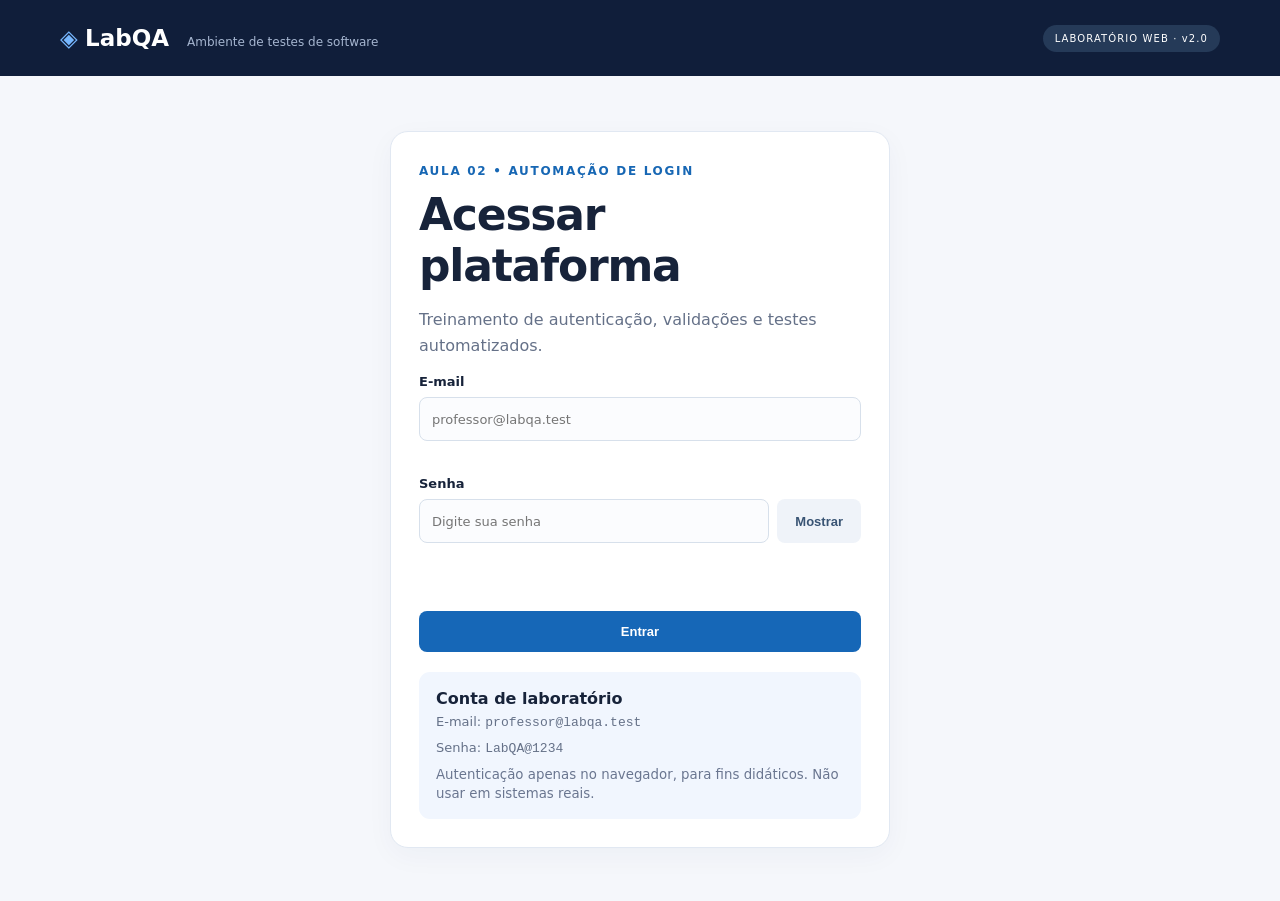
<file: LabQA_Aula2/index.html>
<!doctype html>
<html lang="pt-BR">
<head>
  <meta charset="UTF-8"><meta name="viewport" content="width=device-width, initial-scale=1">
  <title>LabQA | Cadastro de Participantes</title>
  <link rel="stylesheet" href="style.css">
</head>
<body>
<header class="top"><div class="container top-inner"><div class="brand">◈ <b>LabQA</b><span>Ambiente de testes de software</span></div><span class="tag">LABORATÓRIO WEB · v1.0</span></div></header>
<main class="container">
 <section class="hero"><div class="session-bar">Sessão demonstrativa ativa <button class="btn secondary" id="btn-sair" type="button">Sair</button></div><span class="eyebrow">TESTE FUNCIONAL • SELENIUM + PYTHON</span><h1>Cadastro de participantes</h1><p>Aplicação demonstrativa para exercitar validação, automação de interface, busca e exclusão. Dados mantidos somente neste navegador.</p></section>
 <section class="layout"><article class="card"><div class="card-head"><div><h2>Novo participante</h2><p>Preencha os dados abaixo para criar um registro.</p></div><span class="step">01 / 02</span></div>
 <form id="form-cadastro" novalidate>
  <div class="two"><div class="field"><label for="nome">Nome completo <em>*</em></label><input id="nome" name="nome" type="text" autocomplete="name" placeholder="Ex.: Ana Oliveira"><small class="error" id="erro-nome" aria-live="polite"></small></div><div class="field"><label for="email">E-mail <em>*</em></label><input id="email" name="email" type="email" autocomplete="email" placeholder="ana@exemplo.com"><small class="error" id="erro-email" aria-live="polite"></small></div></div>
  <div class="two"><div class="field"><label for="telefone">Telefone</label><input id="telefone" name="telefone" type="tel" placeholder="(92) 99999-9999"><small class="error" id="erro-telefone" aria-live="polite"></small></div><div class="field"><label for="curso">Curso <em>*</em></label><select id="curso" name="curso"><option value="">Selecione um curso</option><option value="Teste de Software">Teste de Software</option><option value="Desenvolvimento Web">Desenvolvimento Web</option><option value="Banco de Dados">Banco de Dados</option></select><small class="error" id="erro-curso" aria-live="polite"></small></div></div>
  <div class="two"><div class="field"><label for="senha">Senha <em>*</em></label><input id="senha" name="senha" type="password" placeholder="Mínimo de 8 caracteres"><small class="error" id="erro-senha" aria-live="polite"></small></div><div class="field"><label for="confirmar-senha">Confirmar senha <em>*</em></label><input id="confirmar-senha" name="confirmar-senha" type="password" placeholder="Repita a senha"><small class="error" id="erro-confirmar-senha" aria-live="polite"></small></div></div>
  <label class="check"><input id="termos" type="checkbox"><span>Li e aceito os termos de uso deste laboratório de demonstração. <em>*</em></span></label><small class="error" id="erro-termos" aria-live="polite"></small>
  <div id="mensagem" class="message" role="status" aria-live="polite"></div>
  <div class="actions"><button type="reset" id="btn-limpar" class="btn secondary">Limpar formulário</button><button type="submit" id="btn-cadastrar" class="btn primary">Cadastrar participante <span>→</span></button></div>
 </form></article>
 <aside class="card sidebar"><div class="card-head"><div><h2>Registros cadastrados</h2><p>Consulte e gerencie cadastros locais.</p></div><span class="step">02 / 02</span></div><div class="counter"><strong id="total-registros">0</strong><span>participantes cadastrados</span></div><label for="busca" class="search-label">Buscar pelo nome ou e-mail</label><input id="busca" type="search" placeholder="Digite para filtrar..."><div id="lista-registros" class="list" aria-live="polite"><p class="empty">Nenhum participante cadastrado.</p></div><p class="note">🔒 As senhas nunca são exibidas nem armazenadas. Os dados de cadastro são armazenados no localStorage somente para fins didáticos.</p></aside></section>
</main><footer class="container footer">LabQA · Projeto didático de automação web com Selenium</footer><script src="app.js"></script>
</body></html>
</file>
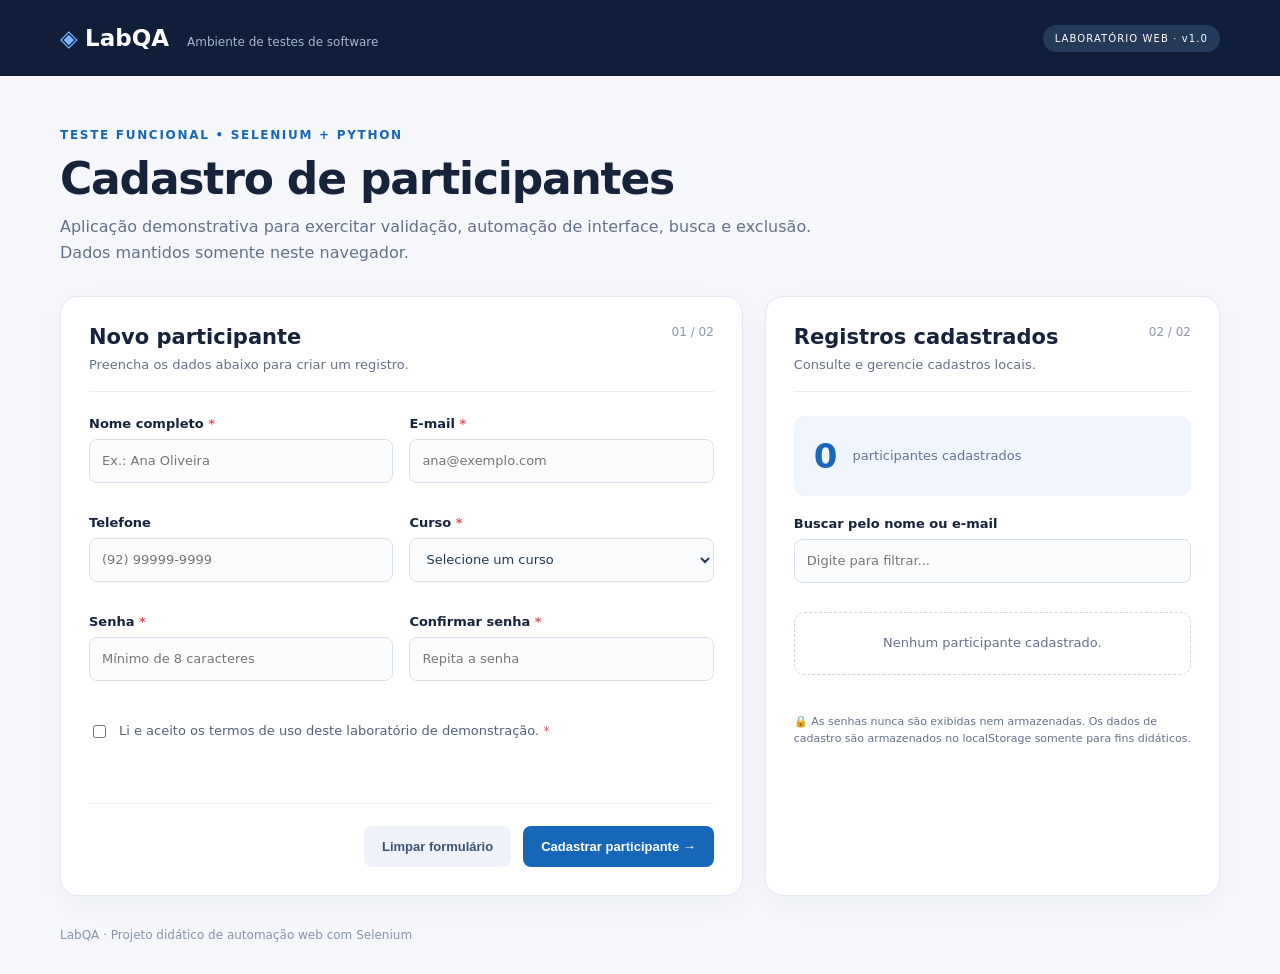
<file: Projeto Frontend - Teste de Software Selenium/index.html>
<!doctype html>
<html lang="pt-BR">
<head>
  <meta charset="UTF-8"><meta name="viewport" content="width=device-width, initial-scale=1">
  <title>LabQA | Cadastro de Participantes</title>
  <link rel="stylesheet" href="style.css">
</head>
<body>
<header class="top"><div class="container top-inner"><div class="brand">◈ <b>LabQA</b><span>Ambiente de testes de software</span></div><span class="tag">LABORATÓRIO WEB · v1.0</span></div></header>
<main class="container">
 <section class="hero"><span class="eyebrow">TESTE FUNCIONAL • SELENIUM + PYTHON</span><h1>Cadastro de participantes</h1><p>Aplicação demonstrativa para exercitar validação, automação de interface, busca e exclusão. Dados mantidos somente neste navegador.</p></section>
 <section class="layout"><article class="card"><div class="card-head"><div><h2>Novo participante</h2><p>Preencha os dados abaixo para criar um registro.</p></div><span class="step">01 / 02</span></div>
 <form id="form-cadastro" novalidate>
  <div class="two"><div class="field"><label for="nome">Nome completo <em>*</em></label><input id="nome" name="nome" type="text" autocomplete="name" placeholder="Ex.: Ana Oliveira"><small class="error" id="erro-nome" aria-live="polite"></small></div><div class="field"><label for="email">E-mail <em>*</em></label><input id="email" name="email" type="email" autocomplete="email" placeholder="ana@exemplo.com"><small class="error" id="erro-email" aria-live="polite"></small></div></div>
  <div class="two"><div class="field"><label for="telefone">Telefone</label><input id="telefone" name="telefone" type="tel" placeholder="(92) 99999-9999"><small class="error" id="erro-telefone" aria-live="polite"></small></div><div class="field"><label for="curso">Curso <em>*</em></label><select id="curso" name="curso"><option value="">Selecione um curso</option><option value="Teste de Software">Teste de Software</option><option value="Desenvolvimento Web">Desenvolvimento Web</option><option value="Banco de Dados">Banco de Dados</option></select><small class="error" id="erro-curso" aria-live="polite"></small></div></div>
  <div class="two"><div class="field"><label for="senha">Senha <em>*</em></label><input id="senha" name="senha" type="password" placeholder="Mínimo de 8 caracteres"><small class="error" id="erro-senha" aria-live="polite"></small></div><div class="field"><label for="confirmar-senha">Confirmar senha <em>*</em></label><input id="confirmar-senha" name="confirmar-senha" type="password" placeholder="Repita a senha"><small class="error" id="erro-confirmar-senha" aria-live="polite"></small></div></div>
  <label class="check"><input id="termos" type="checkbox"><span>Li e aceito os termos de uso deste laboratório de demonstração. <em>*</em></span></label><small class="error" id="erro-termos" aria-live="polite"></small>
  <div id="mensagem" class="message" role="status" aria-live="polite"></div>
  <div class="actions"><button type="reset" id="btn-limpar" class="btn secondary">Limpar formulário</button><button type="submit" id="btn-cadastrar" class="btn primary">Cadastrar participante <span>→</span></button></div>
 </form></article>
 <aside class="card sidebar"><div class="card-head"><div><h2>Registros cadastrados</h2><p>Consulte e gerencie cadastros locais.</p></div><span class="step">02 / 02</span></div><div class="counter"><strong id="total-registros">0</strong><span>participantes cadastrados</span></div><label for="busca" class="search-label">Buscar pelo nome ou e-mail</label><input id="busca" type="search" placeholder="Digite para filtrar..."><div id="lista-registros" class="list" aria-live="polite"><p class="empty">Nenhum participante cadastrado.</p></div><p class="note">🔒 As senhas nunca são exibidas nem armazenadas. Os dados de cadastro são armazenados no localStorage somente para fins didáticos.</p></aside></section>
</main><footer class="container footer">LabQA · Projeto didático de automação web com Selenium</footer><script src="app.js"></script>
</body></html>
</file>
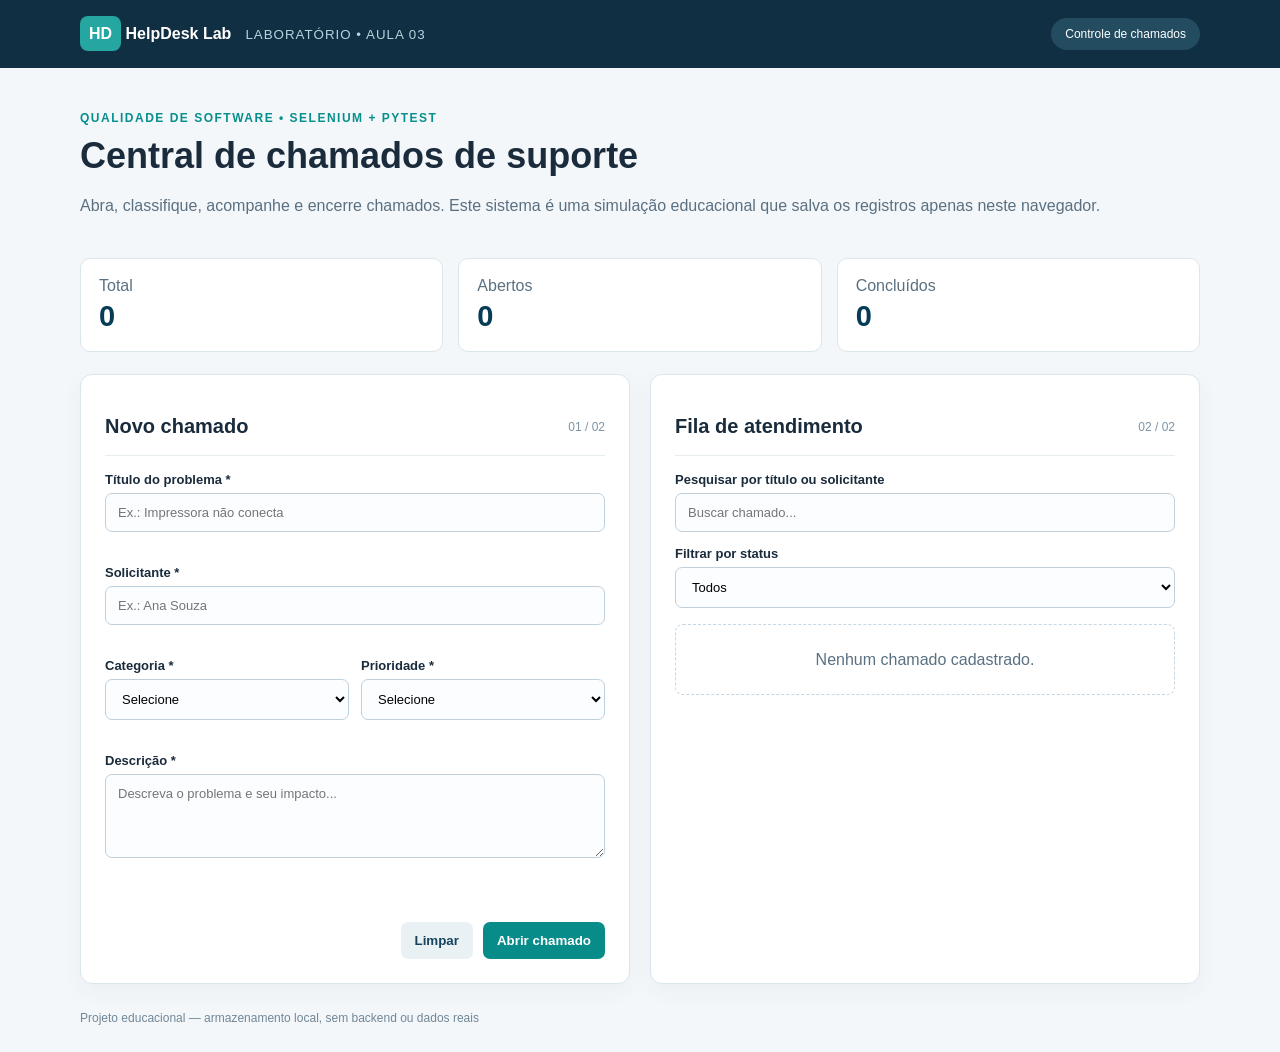
<file: LabQA/LabQA/index.html>
<!doctype html>
<html lang="pt-BR"><head><meta charset="utf-8"><meta name="viewport" content="width=device-width,initial-scale=1"><title>HelpDesk Lab | Central de Chamados</title><link rel="stylesheet" href="style.css"></head>
<body><header><div class="wrap head"><div><span class="logo">HD</span> <strong>HelpDesk Lab</strong><small>LABORATÓRIO • AULA 03</small></div><span class="chip">Controle de chamados</span></div></header>
<main class="wrap"><section class="intro"><span class="eyebrow">QUALIDADE DE SOFTWARE • SELENIUM + PYTEST</span><h1>Central de chamados de suporte</h1><p>Abra, classifique, acompanhe e encerre chamados. Este sistema é uma simulação educacional que salva os registros apenas neste navegador.</p></section>
<div class="stats"><div class="stat">Total <strong id="total-chamados">0</strong></div><div class="stat">Abertos <strong id="total-abertos">0</strong></div><div class="stat">Concluídos <strong id="total-concluidos">0</strong></div></div>
<div class="columns"><section class="panel"><div class="panel-head"><h2>Novo chamado</h2><span>01 / 02</span></div><form id="form-chamado" novalidate>
<label for="titulo">Título do problema *</label><input id="titulo" maxlength="80" placeholder="Ex.: Impressora não conecta"><small id="erro-titulo" class="erro"></small>
<label for="solicitante">Solicitante *</label><input id="solicitante" placeholder="Ex.: Ana Souza"><small id="erro-solicitante" class="erro"></small>
<div class="duo"><div><label for="categoria">Categoria *</label><select id="categoria"><option value="">Selecione</option><option>Hardware</option><option>Software</option><option>Rede</option><option>Acesso</option></select><small id="erro-categoria" class="erro"></small></div><div><label for="prioridade">Prioridade *</label><select id="prioridade"><option value="">Selecione</option><option>Baixa</option><option>Média</option><option>Alta</option></select><small id="erro-prioridade" class="erro"></small></div></div>
<label for="descricao">Descrição *</label><textarea id="descricao" rows="4" placeholder="Descreva o problema e seu impacto..."></textarea><small id="erro-descricao" class="erro"></small>
<div id="mensagem" role="status" aria-live="polite" class="message"></div><div class="actions"><button id="btn-limpar" type="reset" class="outline">Limpar</button><button id="btn-criar" type="submit" class="primary">Abrir chamado</button></div></form></section>
<section class="panel"><div class="panel-head"><h2>Fila de atendimento</h2><span>02 / 02</span></div><label for="filtro-texto">Pesquisar por título ou solicitante</label><input id="filtro-texto" type="search" placeholder="Buscar chamado..."><label for="filtro-status">Filtrar por status</label><select id="filtro-status"><option value="Todos">Todos</option><option value="Aberto">Aberto</option><option value="Em andamento">Em andamento</option><option value="Concluído">Concluído</option></select><div id="lista-chamados" aria-live="polite"></div></section></div>
</main><footer class="wrap">Projeto educacional — armazenamento local, sem backend ou dados reais</footer><script src="app.js"></script></body></html>
</file>
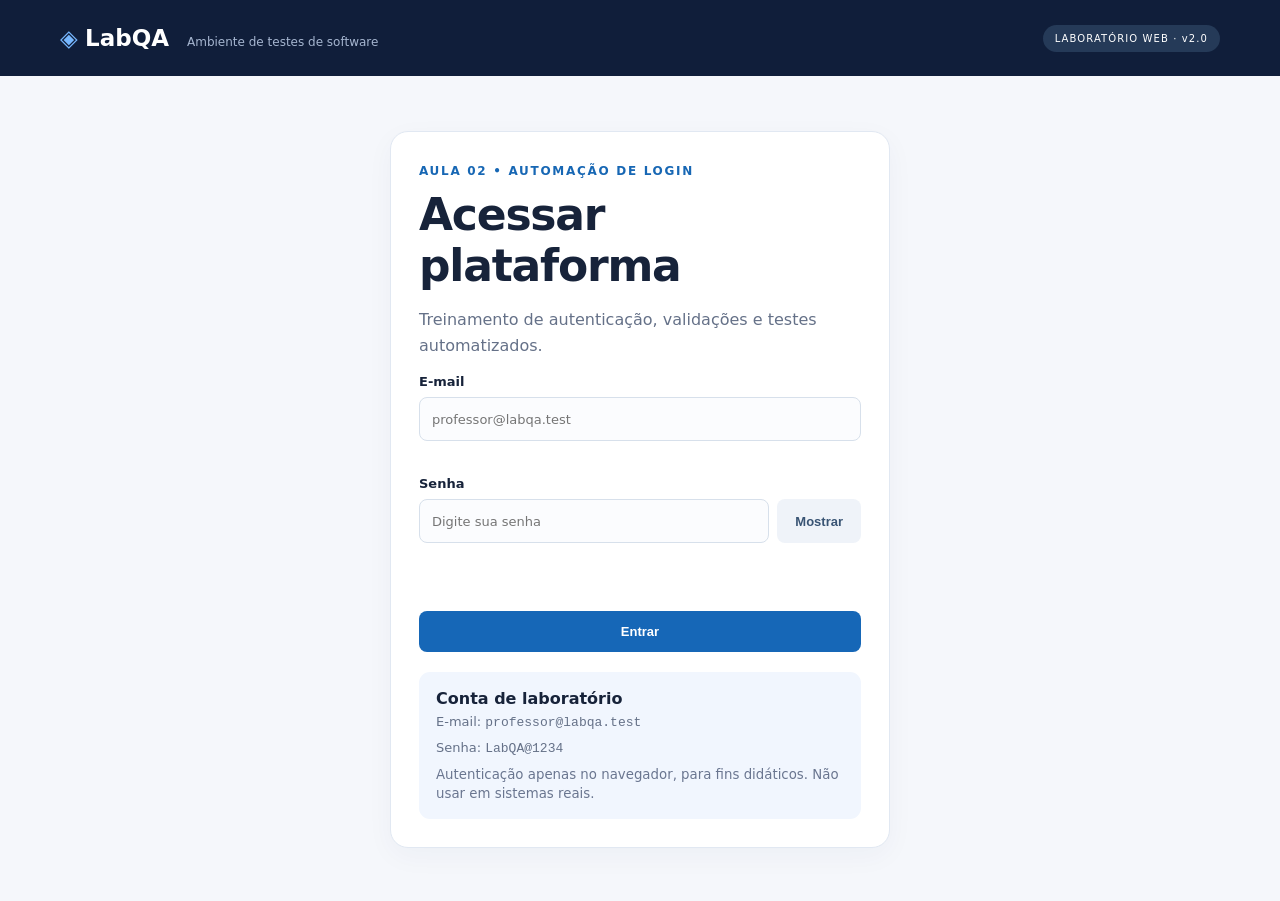
<file: LabQA_Aula2/login.html>
<!doctype html>
<html lang="pt-BR"><head><meta charset="utf-8"><meta name="viewport" content="width=device-width,initial-scale=1"><title>LabQA | Login</title><link rel="stylesheet" href="style.css"></head>
<body data-page="login"><header class="top"><div class="container top-inner"><div class="brand">◈ <b>LabQA</b><span>Ambiente de testes de software</span></div><span class="tag">LABORATÓRIO WEB · v2.0</span></div></header>
<main class="container login-wrap"><section class="card login-card"><span class="eyebrow">AULA 02 • AUTOMAÇÃO DE LOGIN</span><h1>Acessar plataforma</h1><p>Treinamento de autenticação, validações e testes automatizados.</p>
<form id="form-login" novalidate><div class="field"><label for="login-email">E-mail</label><input id="login-email" type="email" autocomplete="username" placeholder="professor@labqa.test"><small id="erro-login-email" class="error" aria-live="polite"></small></div>
<div class="field"><label for="login-senha">Senha</label><div class="password-row"><input id="login-senha" type="password" autocomplete="current-password" placeholder="Digite sua senha"><button id="btn-mostrar-senha" type="button" class="btn secondary" aria-label="Mostrar senha">Mostrar</button></div><small id="erro-login-senha" class="error" aria-live="polite"></small></div>
<div id="login-mensagem" role="alert" class="message" aria-live="polite"></div><button class="btn primary full" id="btn-entrar" type="submit">Entrar</button></form>
<div class="demo-credentials"><strong>Conta de laboratório</strong><p>E-mail: <code>professor@labqa.test</code></p><p>Senha: <code>LabQA@1234</code></p><small>Autenticação apenas no navegador, para fins didáticos. Não usar em sistemas reais.</small></div>
</section></main><script src="app.js"></script></body></html>
</file>
<file: LabQA_Aula2/style.css>
:root{font-family:Inter,ui-sans-serif,system-ui,-apple-system,'Segoe UI',sans-serif;color:#17233a;background:#f5f7fb}*{box-sizing:border-box}body{margin:0}.container{width:min(1160px,calc(100% - 40px));margin:auto}.top{background:#101e3a;color:white}.top-inner{height:76px;display:flex;align-items:center;justify-content:space-between}.brand{font-size:23px;color:#76b7ff}.brand b{color:white}.brand span{font-size:12px;color:#a6b6d0;margin-left:18px}.tag{background:#253a58;padding:8px 12px;border-radius:20px;font-size:10px;letter-spacing:1.1px}.hero{padding:48px 0 31px}.eyebrow{color:#1767b4;font-size:12px;font-weight:800;letter-spacing:1.7px}h1{font-size:clamp(30px,4vw,44px);letter-spacing:-1.2px;margin:10px 0}p{line-height:1.6;color:#657188}.hero p{max-width:780px;margin:0}.layout{display:grid;grid-template-columns:minmax(0,1.5fr) minmax(320px,1fr);gap:22px}.card{background:#fff;border:1px solid #e1e8f2;border-radius:18px;padding:28px;box-shadow:0 8px 28px #112f5c0a}.card-head{display:flex;justify-content:space-between;align-items:start;border-bottom:1px solid #e9edf4;margin-bottom:24px;padding-bottom:15px}.card h2{margin:0;font-size:21px}.card-head p{margin:6px 0 0;font-size:13px}.step{color:#8c98ad;font-size:12px;white-space:nowrap}.two{display:grid;grid-template-columns:1fr 1fr;gap:16px}.field{margin-bottom:16px}label,.search-label{display:block;font-size:13px;font-weight:650;margin-bottom:8px}em{color:#df5261;font-style:normal}input:not([type=checkbox]),select{width:100%;height:44px;border:1px solid #d7e0eb;background:#fbfcfe;border-radius:8px;padding:0 12px;color:#253858;outline:none;font:inherit;font-size:13px}input:focus,select:focus{border-color:#2782e3;box-shadow:0 0 0 3px #2782e31a}.error{display:block;min-height:16px;font-size:11px;color:#c43045;padding-top:3px}.invalid{border-color:#db5267!important}.check{display:flex;align-items:start;gap:10px;color:#53617b;line-height:1.5;font-weight:400;margin:8px 0 0}.check input{margin-top:4px}.check span{font-size:13px}.message{font-size:13px;min-height:18px;margin:8px 0}.message.success{color:#168051}.message.failure{color:#c43045}.actions{display:flex;gap:12px;justify-content:flex-end;border-top:1px solid #edf0f5;margin-top:20px;padding-top:22px}.btn{border:0;border-radius:8px;padding:13px 18px;cursor:pointer;font-weight:700;font-size:13px}.primary{color:white;background:#1667b7}.primary:hover{background:#10528e}.secondary{color:#395474;background:#eff3f9}.counter{background:#f1f6fe;border-radius:11px;padding:20px;margin-bottom:20px;display:flex;align-items:center;gap:15px}.counter strong{font-size:34px;color:#1868bb}.counter span{color:#64748b;font-size:13px}.list{margin-top:16px;max-height:390px;overflow:auto}.empty{border:1px dashed #cbd6e5;border-radius:10px;text-align:center;padding:20px;font-size:13px}.person{padding:14px 0;border-bottom:1px solid #e9edf4;display:flex;align-items:center;justify-content:space-between;gap:7px}.person strong{font-size:13px}.person small{display:block;color:#677991;font-size:11px;margin-top:5px}.delete{background:#fff3f4;border:1px solid #f5ccd2;color:#b6293f;padding:8px 10px;border-radius:8px;cursor:pointer}.note{font-size:11px;margin-top:25px}.footer{font-size:12px;color:#8793a7;padding:32px 0}@media(max-width:830px){.layout{grid-template-columns:1fr}.two{grid-template-columns:1fr;gap:0}.tag,.brand span{display:none}.actions{flex-direction:column-reverse}.btn{width:100%}}

.session-bar{display:flex;align-items:center;justify-content:space-between;background:#e8f5ee;color:#08643d;border-radius:10px;padding:10px 16px;margin-bottom:20px;font-size:13px;font-weight:700}.session-bar button{padding:8px 13px}.login-wrap{display:flex;justify-content:center;padding:55px 0}.login-card{width:min(100%,500px)}.login-card h1{margin-bottom:4px}.password-row{display:flex;gap:8px}.password-row input{flex:1;min-width:0}.password-row button{flex:none}.full{width:100%}.demo-credentials{background:#f1f6fe;border-radius:11px;padding:17px;margin-top:20px}.demo-credentials p{margin:4px 0;font-size:13px}.demo-credentials small{color:#6a7690}code{font-family:Consolas,monospace}.login-card .message{min-height:25px}.login-card .error{min-height:19px}
</file>
<file: Projeto Frontend - Teste de Software Selenium/style.css>
:root{font-family:Inter,ui-sans-serif,system-ui,-apple-system,'Segoe UI',sans-serif;color:#17233a;background:#f5f7fb}*{box-sizing:border-box}body{margin:0}.container{width:min(1160px,calc(100% - 40px));margin:auto}.top{background:#101e3a;color:white}.top-inner{height:76px;display:flex;align-items:center;justify-content:space-between}.brand{font-size:23px;color:#76b7ff}.brand b{color:white}.brand span{font-size:12px;color:#a6b6d0;margin-left:18px}.tag{background:#253a58;padding:8px 12px;border-radius:20px;font-size:10px;letter-spacing:1.1px}.hero{padding:48px 0 31px}.eyebrow{color:#1767b4;font-size:12px;font-weight:800;letter-spacing:1.7px}h1{font-size:clamp(30px,4vw,44px);letter-spacing:-1.2px;margin:10px 0}p{line-height:1.6;color:#657188}.hero p{max-width:780px;margin:0}.layout{display:grid;grid-template-columns:minmax(0,1.5fr) minmax(320px,1fr);gap:22px}.card{background:#fff;border:1px solid #e1e8f2;border-radius:18px;padding:28px;box-shadow:0 8px 28px #112f5c0a}.card-head{display:flex;justify-content:space-between;align-items:start;border-bottom:1px solid #e9edf4;margin-bottom:24px;padding-bottom:15px}.card h2{margin:0;font-size:21px}.card-head p{margin:6px 0 0;font-size:13px}.step{color:#8c98ad;font-size:12px;white-space:nowrap}.two{display:grid;grid-template-columns:1fr 1fr;gap:16px}.field{margin-bottom:16px}label,.search-label{display:block;font-size:13px;font-weight:650;margin-bottom:8px}em{color:#df5261;font-style:normal}input:not([type=checkbox]),select{width:100%;height:44px;border:1px solid #d7e0eb;background:#fbfcfe;border-radius:8px;padding:0 12px;color:#253858;outline:none;font:inherit;font-size:13px}input:focus,select:focus{border-color:#2782e3;box-shadow:0 0 0 3px #2782e31a}.error{display:block;min-height:16px;font-size:11px;color:#c43045;padding-top:3px}.invalid{border-color:#db5267!important}.check{display:flex;align-items:start;gap:10px;color:#53617b;line-height:1.5;font-weight:400;margin:8px 0 0}.check input{margin-top:4px}.check span{font-size:13px}.message{font-size:13px;min-height:18px;margin:8px 0}.message.success{color:#168051}.message.failure{color:#c43045}.actions{display:flex;gap:12px;justify-content:flex-end;border-top:1px solid #edf0f5;margin-top:20px;padding-top:22px}.btn{border:0;border-radius:8px;padding:13px 18px;cursor:pointer;font-weight:700;font-size:13px}.primary{color:white;background:#1667b7}.primary:hover{background:#10528e}.secondary{color:#395474;background:#eff3f9}.counter{background:#f1f6fe;border-radius:11px;padding:20px;margin-bottom:20px;display:flex;align-items:center;gap:15px}.counter strong{font-size:34px;color:#1868bb}.counter span{color:#64748b;font-size:13px}.list{margin-top:16px;max-height:390px;overflow:auto}.empty{border:1px dashed #cbd6e5;border-radius:10px;text-align:center;padding:20px;font-size:13px}.person{padding:14px 0;border-bottom:1px solid #e9edf4;display:flex;align-items:center;justify-content:space-between;gap:7px}.person strong{font-size:13px}.person small{display:block;color:#677991;font-size:11px;margin-top:5px}.delete{background:#fff3f4;border:1px solid #f5ccd2;color:#b6293f;padding:8px 10px;border-radius:8px;cursor:pointer}.note{font-size:11px;margin-top:25px}.footer{font-size:12px;color:#8793a7;padding:32px 0}@media(max-width:830px){.layout{grid-template-columns:1fr}.two{grid-template-columns:1fr;gap:0}.tag,.brand span{display:none}.actions{flex-direction:column-reverse}.btn{width:100%}}
</file>
<file: LabQA/LabQA/style.css>
:root{font-family:Arial,Helvetica,sans-serif;color:#1a2b3c;background:#f4f7fa}*{box-sizing:border-box}body{margin:0}header{background:#102f43;color:white}header .head{display:flex;justify-content:space-between;align-items:center;padding:18px 0}.wrap{width:min(1120px,calc(100% - 36px));margin:auto}.logo{background:#26a6a1;padding:9px;border-radius:8px;font-weight:bold}.head small{margin-left:14px;color:#b4d5dc;letter-spacing:1px}.chip{background:#234c60;padding:9px 14px;border-radius:30px;font-size:12px}.intro{padding:40px 0 23px}.eyebrow{color:#078f8d;font-weight:bold;font-size:12px;letter-spacing:1.5px}h1{font-size:36px;margin:9px 0}p{color:#5a7081;line-height:1.6}.stats{display:grid;grid-template-columns:repeat(3,1fr);gap:15px;margin-bottom:22px}.stat{padding:18px;background:white;border-radius:10px;border:1px solid #dbe6eb;color:#5a7081}.stat strong{display:block;font-size:29px;color:#073c56;margin-top:5px}.columns{display:grid;grid-template-columns:1fr 1fr;gap:20px}.panel{padding:24px;background:white;border:1px solid #dbe6eb;border-radius:12px;box-shadow:0 7px 22px #1233440b}.panel-head{display:flex;justify-content:space-between;align-items:center;margin-bottom:16px;border-bottom:1px solid #e5edf1}.panel-head h2{font-size:20px}.panel-head span{font-size:12px;color:#7d94a4}label{display:block;font-size:13px;font-weight:bold;margin:14px 0 6px}input,select,textarea{width:100%;padding:11px 12px;border:1px solid #bfd0dc;border-radius:7px;background:#fbfdff;font:inherit;font-size:13px}textarea{resize:vertical}.duo{display:grid;grid-template-columns:1fr 1fr;gap:12px}.erro{display:block;min-height:16px;color:#c33142;font-size:11px;margin-top:3px}.invalid{border-color:#c33142}.actions{display:flex;justify-content:flex-end;gap:10px;margin-top:12px}button{cursor:pointer;border:0;border-radius:7px;padding:11px 14px;font-weight:bold}.primary{color:white;background:#078c89}.outline{color:#17445c;background:#e9f1f5}.message{min-height:20px;font-size:13px;margin-top:9px}.message.ok{color:#13744a}.message.fail{color:#c33142}.ticket{border:1px solid #e1eaf0;border-radius:9px;padding:15px;margin-top:14px}.ticket h3{font-size:15px;margin:0 0 8px}.meta{font-size:12px;color:#637788;margin:5px 0}.ticket p{font-size:13px;margin:10px 0}.ticket-actions{display:flex;gap:8px;align-items:center;flex-wrap:wrap}.ticket-actions select{flex:1;min-width:145px}.delete{background:#fff0f0;color:#b92c3f}.empty{border:1px dashed #c7d6e0;text-align:center;padding:22px;border-radius:8px;margin-top:16px}.ticket .badge{font-size:11px;background:#e7f1f5;padding:4px 7px;border-radius:6px}footer{font-size:12px;color:#708797;padding:27px 0}@media(max-width:750px){.columns,.stats{grid-template-columns:1fr}.head small,.chip{display:none}h1{font-size:27px}}
</file>
